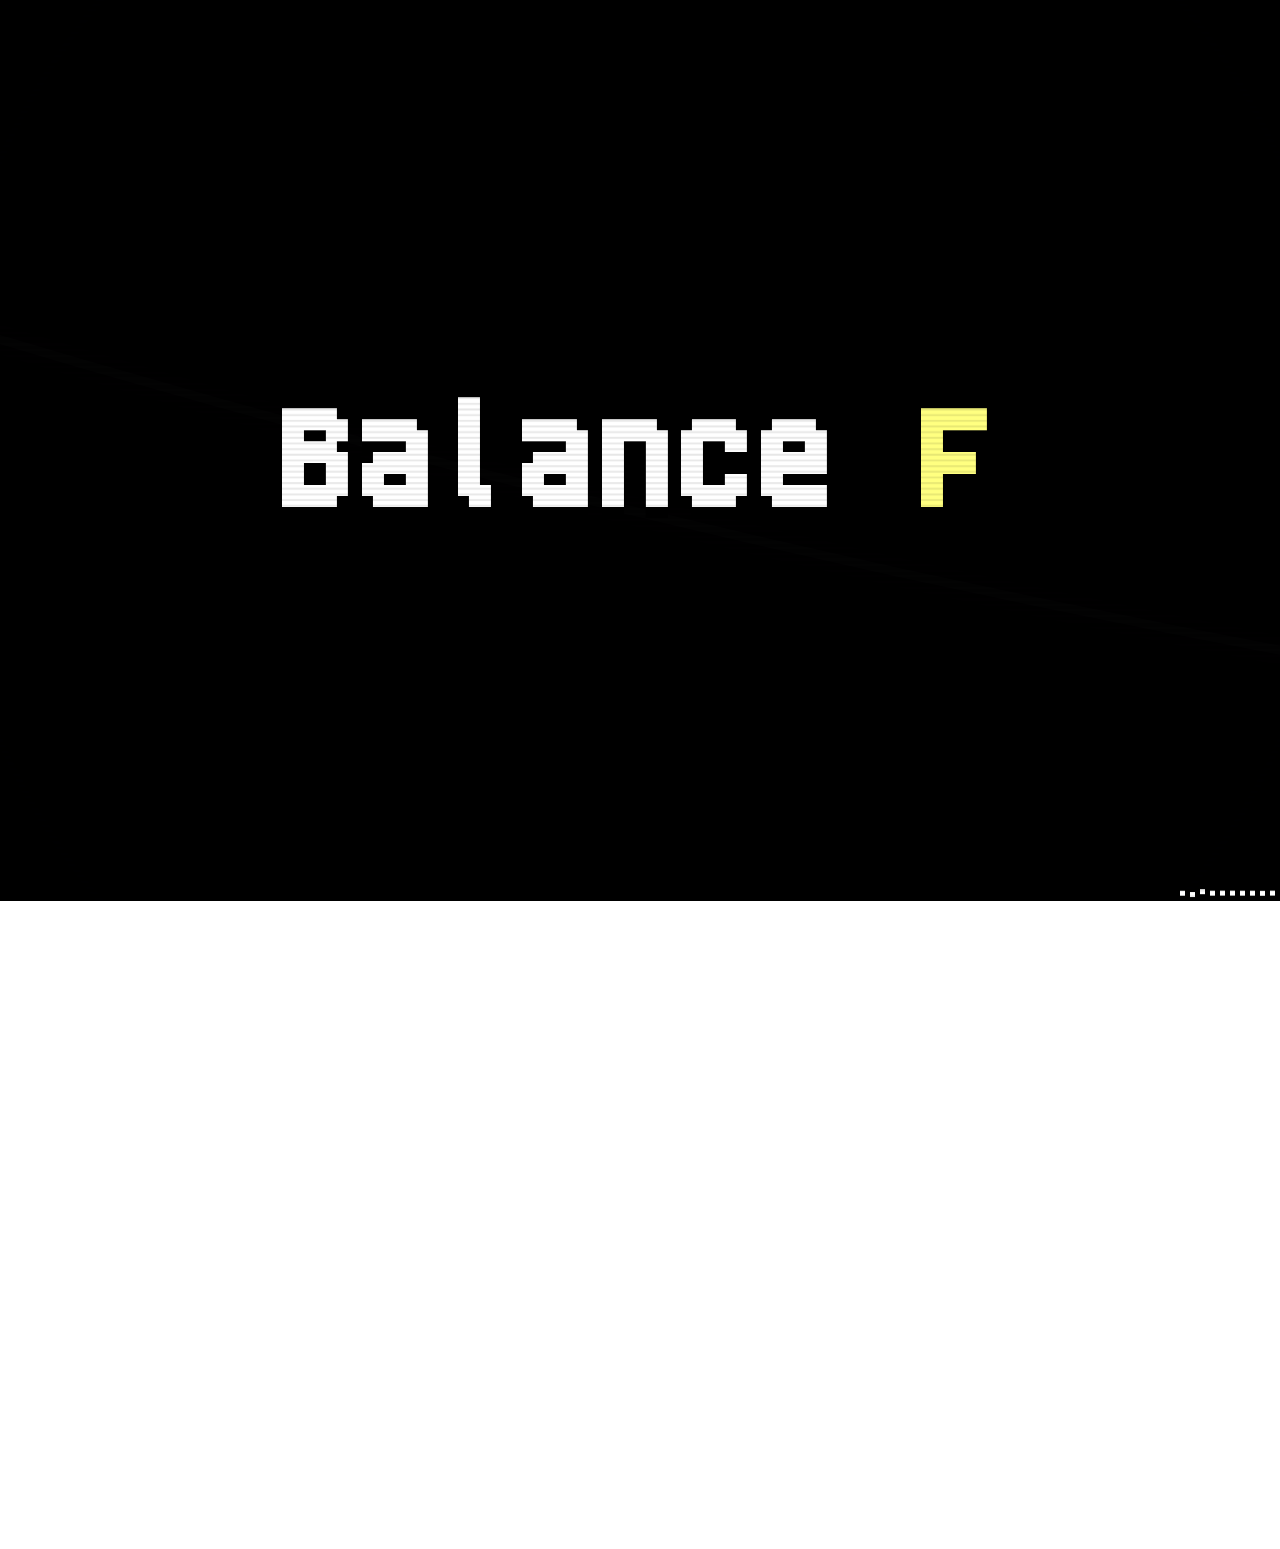
<file: index.html>
<!DOCTYPE html>
<html>
    <head>
        <meta charset = UTF-8>
        <meta name = viewport content = 'width=device-width,initial-scale=1,maximum-scale=1,user-scalable=no'>
        <meta name = description content = 'An online underwater puzzle game about restoring balance to the power grid and bringing your city back to life'>
        <meta name = author content = 'Joachim Ford'>

        <meta property = og:title content = 'Joachim Ford'>
        <meta property = og:description content = 'An online underwater puzzle game about restoring balance to the power grid and bringing your city back to life'>
        <meta property = og:image content = src/super.png>

        <link rel="icon" type="image/png" href="fav/favicon-96x96.png" sizes="96x96" />
        <link rel="icon" type="image/svg+xml" href="fav/favicon.svg" />
        <link rel="shortcut icon" href="fav/favicon.ico" />
        <link rel="apple-touch-icon" sizes="180x180" href="fav/apple-touch-icon.png" />
        <meta name="apple-mobile-web-app-title" content="Balance Fish" />
        <link rel="manifest" href="fav/site.webmanifest" />

        <title>Balance Fish</title>

        <link rel = stylesheet href = src/style.css>
    </head>
    <body>
        <canvas id = canvas></canvas>
        <canvas id = fx-canvas></canvas>

        <!-- Global functions -->
        <script src = src/audio.js></script>
        <script src = src/functions.js></script>

        <!-- Create the game -->
        <script src = src/map.js></script>
        <script src = src/game.js></script>
        <script src = src/hero.js></script>
        <script src = src/camera.js></script>

        <!-- Actors -->
        <script src = src/barrier.js></script>
        <script src = src/powers.js></script>
        <script src = src/cables.js></script>
        <script src = src/ugly-fish.js></script>
        <script src = src/shark.js></script>
        <script src = src/shrimp.js></script>
        <script src = src/resistor.js></script>
        <script src = src/giant-plug.js></script>

        <!-- Initialize the game -->
        <script src = src/init.js></script>
    </body>
</html>
</file>
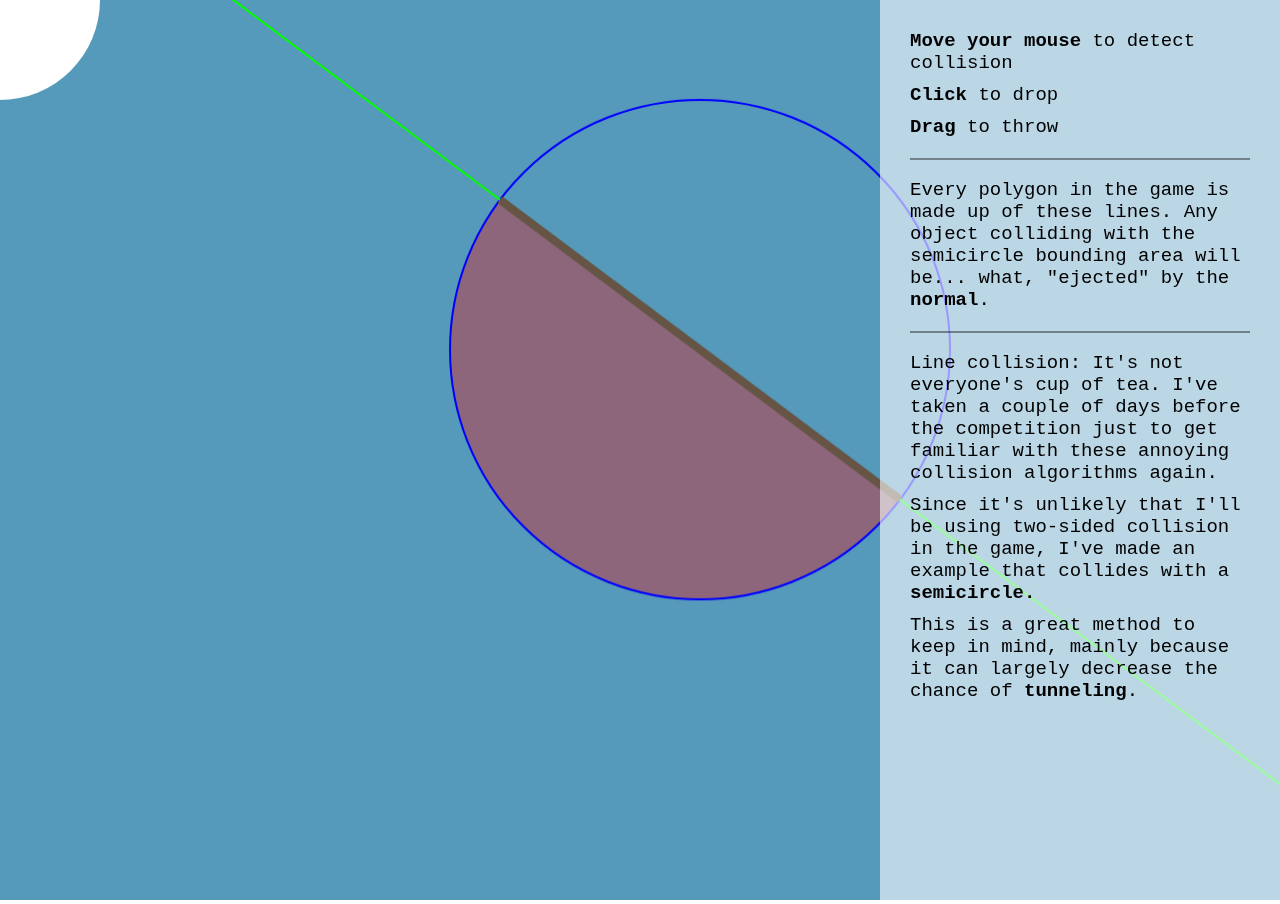
<file: devlog/1-line-collision.html>
<!DOCTYPE html>
<html>
    <head>
        <meta charset = UTF-8>
        <meta name = viewport content = 'width=device-width,initial-scale=1,maximum-scale=1,user-scalable=no'>
        <meta name = description content = DESCRIPTION>
        <meta name = author content = 'Joachim Ford'>

        <meta property = og:title content = 'Joachim Ford'>
        <meta property = og:description content = DESCRIPTION>
        <meta property = og:image content = IMAGE>

        <title>GameDev.js 2025</title>

        <style>
            html {
                height: 100%;
            }

            body {
                background: #fff;
                margin: 0;
                overflow: hidden;
                user-select: none;
                -webkit-touch-callout: none;
                -webkit-user-select: none;
                -moz-user-select: none;
                -ms-user-select: none;
                touch-action: none;
                position: relative;
                height: 100%;
            }

            canvas {
                width: 100%;
                height: 100%;
            }

            div {
                position: absolute;
                top: 0;
                right: 0;
                padding: 30px;
                background-color: #fff9;
                display: flex;
                flex-direction: column;
                gap: 10px;
                color: #000;
                max-width: 400px;
                height: 100%;
                overflow: scroll;
                font-size: 19px;
                font-family: monospace, sans-serif;
            }

            hr {
                width: 100%;
                border: 1px solid #0006;
            }

            * {box-sizing: border-box}
        </style>
    </head>
    <body>
        <canvas id = canvas></canvas>
        <div>
            <span><b>Move your mouse</b> to detect collision</span>
            <span><b>Click</b> to drop</span>
            <span><b>Drag</b> to throw</span>
            <hr>
            <span>
                Every polygon in the game is made up of these lines.
                Any object colliding with the semicircle bounding area will be...
                what, "ejected" by the <b>normal</b>.
            </span>
            <hr>
            <span>
                Line collision: It's not everyone's cup of tea. I've taken a
                couple of days before the competition just to get
                familiar with these annoying collision algorithms again.
            </span>
            <span>
                Since it's unlikely that I'll be using two-sided collision in the game,
                I've made an example that collides with a <b>semicircle.</b>
            </span>
            <span>
                This is a great method to keep in mind, mainly because it can largely
                decrease the chance of <b>tunneling</b>.
            </span>
        </div>

        <script>
            'use strict'
            const cvs = document.getElementById('canvas')
            const ctx = cvs.getContext('2d')

            let mouseClick = false
            let dt = 0
            let time = 0
            let b = {x: 0, y: 0, fall: false, vx: 0, vy: 0}
            let mouseX = 0
            let mouseY = 0


            // Unrelated controls
            let size = 0
            let mouseDown = false
            let mouseSpeed = {x: 0, y: 0}
            let carry = false
            const pos = []

            function mouseMove(e) {
                const old = {x: mouseX, y: mouseY}

                mouseX = e.clientX * devicePixelRatio
                mouseY = e.clientY * devicePixelRatio

                mouseSpeed = {x: mouseX - old.x, y: mouseY - old.y,}
            }

            function resize() {
                const SCALE = .1

                cvs.width = innerWidth * devicePixelRatio
                cvs.height = innerHeight * devicePixelRatio + 1
            }

            addEventListener('mousedown', () => {
                mouseSpeed = {x: 0, y: 0, speed: 0}
                mouseDown = true
            })
            addEventListener('mouseup', () => {
                mouseDown = false
                mouseClick = true
            })
            addEventListener('mousemove', e => mouseMove(e))
            addEventListener('resize', () => resize())
            resize()

            function pointIsInCircle(x, y, cx, cy, cr) {
                const dx = x - cx
                const dy = y - cy
                const d = Math.hypot(dx, dy)
                if (d < cr) return {dx, dy, d}
                return false
            }

            function update(oldPerf) {
                // Control time for devices with a high refresh rate
                dt = Math.min(1, (performance.now() - oldPerf) / 16)
                time += dt

                // Background
                ctx.fillStyle = '#59b'
                ctx.fillRect(0, 0, cvs.width, cvs.height)

                // -- UNRELATED --
                ctx.strokeStyle = '#bdf'
                for (let i = 0; i < pos.length; i ++) {
                    const now = pos[i]
                    const old = pos[Math.max(0, i - 1)]
                    const k = i/(pos.length)
                    ctx.lineWidth = Math.min(k * 20, 20)
                    ctx.beginPath()
                    ctx.moveTo(old.x, old.y)
                    ctx.lineTo(now.x, now.y)
                    ctx.stroke()
                }
                if (!carry) {
                    const AMT = Math.min(Math.ceil(Math.hypot(b.vx, b.vy) / 3), 10)
                    for (let i = 0; i < AMT; i ++) {
                        const k = i / AMT
                        pos.push({x: b.x - b.vx * k, y: b.y - b.vy * k})
                    }
                    if (pos.length > 100) pos.shift()
                }

                // VARS
                const RADIUS_MOUSE = 100
                const LINE_X_1 = 500
                const LINE_Y_1 = 200
                const LINE_X_2 = 900
                const LINE_Y_2 = 500

                // Get length of line
                const AB_X = LINE_X_2 - LINE_X_1
                const AB_Y = LINE_Y_2 - LINE_Y_1
                const length = Math.hypot(AB_X, AB_Y)

                const LINE_ANGLE = Math.atan2(AB_Y, AB_X)
                const LINE_POS_X = LINE_X_1 + AB_X / 2
                const LINE_POS_Y = LINE_Y_1 + AB_Y / 2

                const LINE_WIDTH = 8

                const isColliding = () => {
                    const X = b.x
                    const Y = b.y

                    // Create virtual circle collision boundary
                    const LINE_MOUSE_X = X - LINE_POS_X
                    const LINE_MOUSE_Y = Y - LINE_POS_Y
                    const LINE_MOUSE_DIS = Math.hypot(LINE_MOUSE_X, LINE_MOUSE_Y)

                    // Touching the circle
                    if (LINE_MOUSE_DIS < length / 2 + RADIUS_MOUSE) {

                        // Get distance from first point to origin
                        const AP_X = X - LINE_X_1
                        const AP_Y = Y - LINE_Y_1

                        // Find cross product to decide which side of the line we're on
                        const cross = ((AB_X * AP_Y) - (AB_Y * AP_X)) / length
                        const dot = ((AB_X * AP_X) + (AB_Y * AP_Y)) / Math.pow(length, 2)

                        // Find the directional line normal
                        const normX = AB_Y / length
                        const normY = -AB_X / length

                        // Calculate intersection
                        const d = cross + RADIUS_MOUSE
                        const dx = normX * d
                        const dy = normY * d

                        // If completely on right side of line or are bordering but in range
                        if (cross > 0 || (d > 0 && dot > 0 && dot < 1)) {
                            return {dx, dy, d}
                        }

                        // The circle is touching one of the line points
                        else {
                            const LINE_POINT_1 = pointIsInCircle(LINE_X_1, LINE_Y_1, X, Y, RADIUS_MOUSE)
                            const LINE_POINT_2 = pointIsInCircle(LINE_X_2, LINE_Y_2, X, Y, RADIUS_MOUSE)
                            const dic = point => {
                                if (!point.d) return {dx: 0, dy: 0, d: 0}

                                const edgeX = (point.dx / point.d) * RADIUS_MOUSE
                                const edgeY = (point.dy / point.d) * RADIUS_MOUSE

                                return {dx: point.dx-edgeX, dy: point.dy-edgeY, d: point.d - RADIUS_MOUSE}
                            }
                            if (LINE_POINT_1) return dic(LINE_POINT_1)
                            if (LINE_POINT_2) return dic(LINE_POINT_2)
                        }
                    }

                    return false
                }

                const touch = isColliding()

                if (mouseClick || (b.fall && (b.y > cvs.height + RADIUS_MOUSE || b.x < -RADIUS_MOUSE || b.x > cvs.width + RADIUS_MOUSE || b.y < -RADIUS_MOUSE))){
                    b.fall = !b.fall
                    if (!b.fall) {
                        size = 0
                        carry = true
                    }
                    else {
                        carry = false
                        b.vx = mouseSpeed.x
                        b.vy = mouseSpeed.y
                        pos.length = 0
                    }
                }
                if (b.fall) {
                    b.vx *= Math.pow(.99, dt)
                    b.vy *= Math.pow(.99, dt)

                    b.vy += .5 * dt
                    b.x += b.vx * dt
                    b.y += b.vy * dt

                    if (touch) {
                        b.x += touch.dx
                        b.y += touch.dy

                        const BOUNCE = 1

                        b.vx += touch.dx * BOUNCE
                        b.vy += touch.dy * BOUNCE
                    }
                }
                else {
                    b.x = mouseX
                    b.y = mouseY
                    b.vy = 0
                    b.vx = 0
                }

                size += .1 * dt
                size = Math.min(size, 1)

                ctx.beginPath()
                ctx.fillStyle = (mouseDown ? '#ffb' : touch ? '#0f0' : '#fff')
                ctx.arc(b.x, b.y, RADIUS_MOUSE * size, 0, Math.PI * 2)
                ctx.fill()

                ctx.beginPath()
                ctx.fillStyle = '#f005'
                ctx.arc(LINE_POS_X, LINE_POS_Y, length / 2, LINE_ANGLE, LINE_ANGLE + Math.PI)
                ctx.fill()

                ctx.beginPath()
                ctx.strokeStyle = '#00f'
                ctx.lineWidth = 2
                ctx.arc(LINE_POS_X, LINE_POS_Y, length / 2, 0, Math.PI * 2)
                ctx.stroke()

                ctx.beginPath()
                ctx.strokeStyle = '#0f0'
                ctx.lineWidth = 2
                ctx.moveTo(LINE_X_1 - AB_X, LINE_Y_1 - AB_Y)
                ctx.lineTo(LINE_X_2 + AB_X * 2, LINE_Y_2 + AB_Y * 2)
                ctx.stroke()

                ctx.beginPath()
                ctx.strokeStyle = '#654'
                ctx.lineWidth = LINE_WIDTH
                ctx.moveTo(LINE_X_1, LINE_Y_1)
                ctx.lineTo(LINE_X_2, LINE_Y_2)
                ctx.stroke()

                // Reset
                if (mouseClick) mouseClick = false
                const old = performance.now()
                requestAnimationFrame(() => update(old))
            }

            update(0)
        </script>
    </body>
</html>
</file>
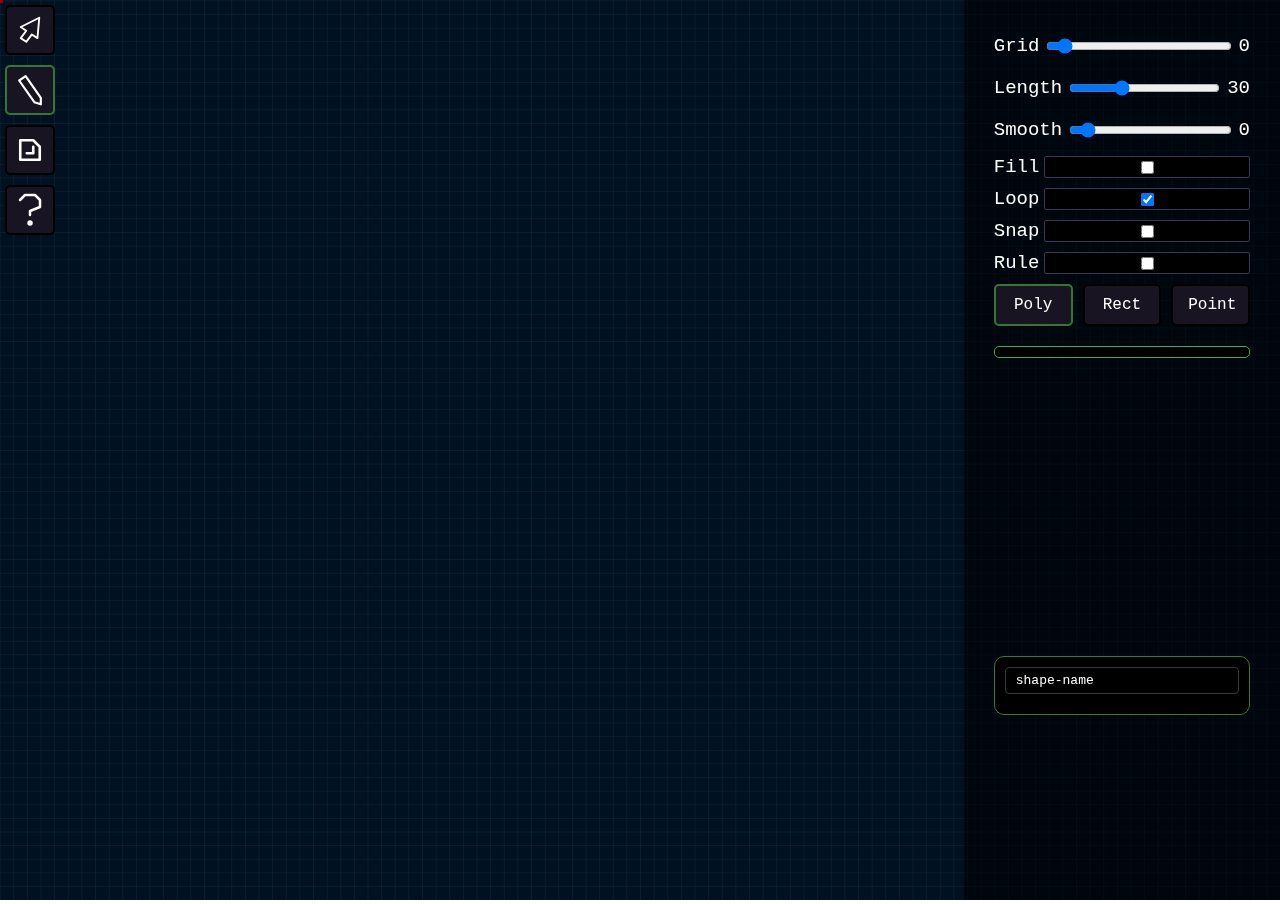
<file: devlog/2-level-creation.html>
<!DOCTYPE html>
<html>
    <head>
        <meta charset = UTF-8>
        <meta name = viewport content = 'width=device-width,initial-scale=1,maximum-scale=1,user-scalable=no'>
        <meta name = description content = DESCRIPTION>
        <meta name = author content = 'Joachim Ford'>

        <link rel="icon" type="image/png" href="fav/favicon-96x96.png" sizes="96x96" />
        <link rel="icon" type="image/svg+xml" href="fav/favicon.svg" />
        <link rel="shortcut icon" href="fav/favicon.ico" />
        <link rel="apple-touch-icon" sizes="180x180" href="fav/apple-touch-icon.png" />
        <meta name="apple-mobile-web-app-title" content="Level Editor" />
        <link rel="manifest" href="fav/site.webmanifest" />

        <meta property = og:title content = 'Joachim Ford'>
        <meta property = og:description content = DESCRIPTION>
        <meta property = og:image content = IMAGE>

        <title>Level Editor ~ Joachim Ford</title>

        <style>
            html {
                height: 100%;
            }

            body {
                background: #fff;
                margin: 0;
                overflow: hidden;
                user-select: none;
                -webkit-touch-callout: none;
                -webkit-user-select: none;
                -moz-user-select: none;
                -ms-user-select: none;
                touch-action: none;
                position: relative;
                height: 100%;
            }

            canvas {
                width: 100%;
                height: 100%;
            }

            #side-panel {
                position: absolute;
                top: 0;
                right: 0;
                padding: 30px;
                background-color: #0009;
                display: flex;
                flex-direction: column;
                gap: 10px;
                color: #fff;
                max-width: 450px;
                height: 100%;
                overflow: scroll;
                font-size: 19px;
                font-family: monospace, sans-serif;
                transition: .4s ease-in-out;
                pointer-events: all;
            }

            #side-panel.hidden {
                transform: translateX(100%);
                pointer-events: none;
            }

            #side-panel > span, .flex-x {
                width: 100%;
                display: flex;
                gap: 5px;
                align-items: center;
            }

            input {
                cursor: pointer;
                width: 100%;
            }

            button {
                width: 100%;
                border: 1px #1e2457 solid;
                background-color: #191421;
                border-radius: 5px;
                padding: 10px 15px;
                color: #fff;
                font-size: 16px;
                font-family: monospace, sans-serif;
                cursor: pointer;
                transition: .1s;
            }

            button:hover {
                background-color: #2c2d56;
                border: 1px #2e2f62 solid;
            }

            button:active {
                transform: scale(.95);
            }

            label {
                width: 100%;
                background-color: #000;
                border: 1px #373759 solid;
                border-radius: 2px;
                padding: 0;
                height: 100%;
                display: flex;
                align-items: center;
                justify-content: center;
            }

            label:hover {
                background-color: #27273f;
            }

            hr {
                width: 100%;
                border: 1px solid #0006;
            }

            #alert-window {
                pointer-events: none;
                opacity: 0;
                transition: .1s;
                position: fixed;
                top: 50%;
                left: 50%;
                width: 400px;
                max-height: 50%;
                overflow: scroll;
                transform: translate(-50%, -50%);
                background-color: #000b;
                display: flex;
                flex-direction: column;
                gap: 20px;
                padding: 30px;
                border: 1px #2b2b42 solid;
                border-radius: 10px;
                align-items: center;
                justify-content: center;
            }

            #alert-window.open {
                opacity: 1;
                pointer-events: all;
            }

            #alert-window span {
                width: fit-content;
                font-size: 20px;
                color: #fff;
                font-family: monospace, sans-serif;
            }

            #alert-window div {
                width: 100%;
                display: flex;
                gap: 15px
            }

            .tall {
                display: flex;
                flex-direction: column;
                border-radius: 5px;
                border: 1px rgb(78, 166, 65) solid;
                padding: 5px;
                gap: 5px;
                background-color: #000;
            }

            .all-shapes-hold {
                width: 100%;
                min-height: 300px;
                overflow: scroll;
            }

            span.small {
                font-size: 14px;
                color: #999;
                margin-right: 10px;
            }

            .shape {
                border-radius: 5px;
                cursor: pointer;
                padding: 4px 10px;
                background-color: #000;
                font-size: 15px;
            }

            .shape:hover {
                background-color: #2d2d3d;
            }

            .shape.select {
                background-color: #133;
            }

            .shape.select:hover {
                background-color: #244;
            }

            #shape-stats {
                background-color: #000;
                padding: 10px;
                border-radius: 10px;
                display: flex;
                flex-direction: column;
                gap: 10px;
                border: 1px rgb(62, 119, 51) solid;
            }

            #shape-stats #buttons {
                display: flex;
                flex-direction: column;
                gap: 10px
            }

            #shape-stats #buttons.hide {
                display: none
            }

            #shape-stats span {
                text-align: center;
            }

            textarea {
                background-color: #262535;
                border: 1px rgb(91, 152, 82) solid;
                border-radius: 5px;
                padding: 10px;
                resize: none;
                outline: 0px rgb(57, 119, 51) solid;
                transition: .1s;
                border: 3px transparent solid;
                color: #fff;
                font-family: monospace, sans-serif;
                font-size: 14px;
                min-height: 100px;
            }

            textarea:focus {
                outline: 1px rgb(73, 119, 51) solid;
                border: 3px rgb(80, 183, 69) solid;
            }

            path {
                stroke-linecap: round;
                stroke-linejoin: round;
            }

            #tool-panel {
                position: absolute;
                top: 5px;
                left: 5px;
                display: flex;
                flex-direction: column;
                gap: 10px;
            }

            #tool-panel button {
                width: 50px;
                height: 50px;
                padding: 10px;
                display: flex;
                align-items: center;
                justify-content: center;
                border: 2px #000 solid;
                transition: .2s;
            }

            #types button {
                flex: 1 1 30%;
                min-width: 0;
                border: 2px #000 solid;
                transition: .2s;
            }

            #tool-panel button.selected, #types button.selected, #presets-hold button.selected {
                border: 2px rgb(51, 119, 54) solid;
            }

            #types {
                display: flex;
                flex-wrap: wrap;
                gap: 10px;
            }

            button.hide {
                display: none;
            }

            input {
                background-color: #000;
                padding: 5px 10px;
                border: 1px #333b2e solid;
                border-radius: 4px;
                outline: none;
                font-family: monospace, sans-serif;
                font-size: 13px;
                color: #fff
            }

            .flex-x {
                font-size: 13px;
            }

            .dangerous {
                position: relative;
                height: 20px;
                display: flex;
                align-items: center;
                justify-content: center;
                background-color: transparent
            }

            .dangerous:hover {
                background-color: #0007;
            }

            .dangerous::before {
                content: '';
                position: absolute;
                top: 50%;
                left: 50%;
                width: calc(100% + 5px);
                height: calc(100% + 5px);
                border: 3px #000 solid;
                transform: translate(-50%, -50%);
                border-radius: 10px;
            }

            .option-hold {
                display: flex;
                gap: 10px
            }

            .delete {
                width: 50px;
                flex: 1 1 auto;
                background-color: #900;
            }

            .delete:hover {
                background-color: #500;
            }

            #presets-hold {
                display: flex;
                flex-direction: column;
                gap: 10px
            }

            #save-window, #help-window {
                position: fixed;
                top: 50%;
                left: 50%;
                width: 100%;
                height: 100%;
                background-color: rgba(0, 6, 85, 0.867);
                border-radius: 10px;
                border: 1px rgb(85, 92, 187) solid;
                transform: translate(-50%, -50%) scale(.9);
                color: #fff;
                padding: 40px;
                font-size: 20px;
                font-family: monospace, sans-serif;
                display: flex;
                flex-direction: column;
                gap: 10px;
                opacity: 0;
                pointer-events: none;
                transition: .2s;
                overflow: scroll;
            }

            #save-window.open, #help-window.open {
                opacity: 1;
                pointer-events: all;
                transform: translate(-50%, -50%) scale(1);
            }

            #code-replace-list {
                display: flex;
                flex-direction: column;
                gap: 10px
            }

            #code-replace-list div {
                display: flex;
                gap: 5px
            }

            #code-replace-list .in-danger input {
                background-color: #400;
            }

            #close-save-window, #close-help-window {
                position: fixed;
                top: 20px;
                right: 20px;
                width: 50px;
                height: 50px;
                background-color: #000;
                border-radius: 10px;
                cursor: pointer;
                border: 1px rgb(85, 96, 153) solid;
                padding: 13px;
            }

            #close-save-window:hover, #close-help-window:hover {
                background-color: #191421;
            }

            .check-hold {
                width: 100%;
                display: flex;
                gap: 10px;
                padding: 5px 0;
            }

            .check-hold input {
                width: fit-content;
            }

            * {box-sizing: border-box}
        </style>
    </head>
    <body>
        <canvas id = canvas></canvas>
        <div id = tool-panel>
            <button id = arrow-selector>
                <svg xmlns="http://www.w3.org/2000/svg" viewBox="-2 -7 14 17">
                    <path d="M 0 0 L 3 2 L 0 6 L 3 8 L 6 4 L 9 6 L 10 -5 Z" stroke="#fff" stroke-width="1" fill="none"/>
                </svg>
            </button>
            <button id = pen-selector class = selected>
                <svg xmlns="http://www.w3.org/2000/svg" viewBox="-2 -2 12 15">
                    <path d="M 2 -1 L -1 1 L 6 11 L 9 12 L 9 9 Z" stroke="#fff" stroke-width="1" fill="none"/>
                </svg>
            </button>
            <button id = save-changes>
                <svg xmlns="http://www.w3.org/2000/svg" viewBox="-0.5 -3.5 4 4">
                    <path d="M 0 0 L 0 -3 L 2 -3 L 3 -2 L 3 0 Z M 1 -1 L 2 -1 L 2 -2" stroke="#fff" stroke-width=".4" fill="none"/>
                </svg>
            </button>
            <button id = help>
                <svg xmlns="http://www.w3.org/2000/svg" viewBox="-3 -6 26 35.5">
                    <path d="M 0 2 L 5 -3 L 15 -3 L 20 2 L 20 9 L 10 13 L 10 17 M 8.5 25 A 1 1 0 0 0 11.5 25 A 1 1 0 0 0 8.5 25" stroke="#fff" stroke-width="2.5" fill="none"/>
                </svg>
            </button>
        </div>
        <div id = side-panel>
            <span>
                Grid<input id = grid type = range min = 0 max = 99 step = 1><div id=grid-val></div>
            </span>
            <span>
                Length<input id = length type = range min = 0 max = 99 step = 1><div id=length-val></div>
            </span>
            <span>
                Smooth<input id = smooth type = range min = 0 max = 99 step = 1><div id=smooth-val></div>
            </span>
            <span>
                Fill<label for = fill><input type = checkbox id = fill></label>
            </span>
            <span>
                Loop<label for = loop><input type = checkbox id = loop></label>
            </span>
            <span>
                Snap<label for = snap-to-grid><input type = checkbox id = snap-to-grid></label>
            </span>
            <span>
                Rule<label for = direction><input type = checkbox id = direction></label>
            </span>
            <div id = types>
                <button class = 'option selected' id = poly-mode>Poly</button>
                <button class = option id = rect-mode>Rect</button>
                <button class = option id = point-mode>Point</button>
            </div>
            <div id = presets-hold>

            </div>
            <div class = all-shapes-hold>
                <div class = tall id = all-shapes>
                </div>
            </div>
            <div id = shape-stats>
                <input value = shape-name id = shape-name>
                <span id = next></span>
                <div id = buttons class = hide>
                    <button id = move-up class = dangerous>Move Up</button>
                    <button id = delete-path>Delete</button>
                    <button id = delete-segment>Delete Segment</button>
                    <button id = continue-from-here>Continue</button>
                    <button id = edit-shape>Edit</button>
                    <button id = reverse-shape>Reverse</button>
                    <input id = shape-w placeholder = w>
                    <input id = shape-h placeholder = h>
                    <textarea id = edit-data placeholder = "{&#10;  type: 'solid',&#10;  color: 'green'&#10;}"></textarea>
                    <span class = flex-x>
                        Hue <input id = hue placeholder = 'Enter value here' type = range min = 0 max = 360>
                    </span>

                    <input id = preset-name placeholder = 'preset name'>
                    <button id = add-preset>Add Preset</button>
                </div>
            </div>
        </div>

        <div id = save-window>
            <div id = close-save-window>
                <svg xmlns="http://www.w3.org/2000/svg" viewBox="-0.5 -3.5 4 4">
                    <path d="M 0 0 L 3 -3 M 0 -3 L 3 0" stroke="#fff" stroke-width=".5" fill="none"/>
                </svg>
            </div>
            <h2>Load</h2>
            <input type = file id = import-file>
            <h2>Save</h2>
            <span class = check-hold>File Name: <input id = file-name placeholder = filename>.json</span>
            <button id = export-for-later>Save changes for later</button>

            <h3>Export as Code - Data Queries</h3>
            <div id = code-replace-list>
            </div>
            <button id = new-query>new query +</button>
            <label class = check-hold><input id = include-hue class = check type = checkbox>Include hue</label>
            <label class = check-hold><input id = enquote class = check type = checkbox>Enquote when not queried</label>
            <label class = check-hold><input id = include-names class = check type = checkbox>Include names</label>
            <label class = check-hold><input id = poly-include-dimensions class = check type = checkbox>Poly: include dimensions</label>
            <label class = check-hold><input id = point-include-dimensions class = check type = checkbox>Point: include dimensions</label>
            <label class = check-hold><input id = top-left-zero-zero class = check type = checkbox>Top Left: Zero Zero</label>
            <textarea id = code-output></textarea>
        </div>

        <div id = help-window>
            <div id = close-help-window>
                <svg xmlns="http://www.w3.org/2000/svg" viewBox="-0.5 -3.5 4 4">
                    <path d="M 0 0 L 3 -3 M 0 -3 L 3 0" stroke="#fff" stroke-width=".5" fill="none"/>
                </svg>
            </div>
            <h1>Help</h1>
            <p>
                Click on the screen and drag to create a polygon.
            </p>
            <p>
                Select shape types on the left of the screen. You can choose between
                Poly, Rect, and Point.
            </p>
            <p>
                Add data to a specific shape in the data box when you select it.
                If you'd like multiple shapes to keep the same data and hue, create
                a new preset and then select it. You shall find created presets
                underneath the overall shape options.
            </p>
            <p>
                Right click on a select box to duplicate the selection.
            </p>
            <p>
                Press the [del] key in edit mode to delete a series of points.
                This is also a way to reduce the poly count.
                Press [del] when multiple shapes are selected to delete shapes in
                batches.
            </p>
            <p>
                The "rule" checkbox lets you see what direction the selected polygon
                is facing. This is important when using the tool to make levels that
                require directional collision response.
            </p>
        </div>

        <div id = alert-window>
            <span id = alert-message></span>
            <div>
                <button id = ok>Okay!</button>
                <button id = no>Cancel</button>
            </div>
        </div>

        <script>
            'use strict'
            const toolPanel = document.getElementById('tool-panel')
            const pen = document.getElementById('pen-selector')
            const arrow = document.getElementById('arrow-selector')
            const save = document.getElementById('save-changes')

            const panelButtons = toolPanel.getElementsByTagName('button')
            for (let i = 0; i < panelButtons.length; i ++) {
                const item = panelButtons[i]
                item.selectMe = () => {
                    if (item.id == 'save-changes' || item.id == 'help') return
                    for (let i = 0; i < panelButtons.length; i ++) {
                        panelButtons[i].classList.remove('selected')
                        deselect()
                    }
                    item.classList.add('selected')
                }
                item.addEventListener('click', () => item.selectMe())
            }

            const cvs = document.getElementById('canvas')
            const ctx = cvs.getContext('2d')
            const grid = document.getElementById('grid')
            const snapToGrid = document.getElementById('snap-to-grid')
            const direction = document.getElementById('direction')
            const length = document.getElementById('length')
            const smooth = document.getElementById('smooth')
            const fill = document.getElementById('fill')
            const panel = document.getElementById('side-panel')
            const moveUp = document.getElementById('move-up')
            const deletePath = document.getElementById('delete-path')
            const deleteSeg = document.getElementById('delete-segment')
            const continueFromHere = document.getElementById('continue-from-here')
            const editShape = document.getElementById('edit-shape')
            const reverseShape = document.getElementById('reverse-shape')
            const editData = document.getElementById('edit-data')
            const shapeName = document.getElementById('shape-name')
            const shapeButtons = document.getElementById('buttons')
            const loop = document.getElementById('loop')
            const stats = document.getElementById('shape-stats')
            const shapeW = document.getElementById('shape-w')
            const shapeH = document.getElementById('shape-h')
            const presetName = document.getElementById('preset-name')
            const addPreset = document.getElementById('add-preset')

            const saveWindow = document.getElementById('save-window')
            const closeSave = document.getElementById('close-save-window')
            closeSave.onmousedown = () => saveWindow.classList.remove('open')
            save.onclick = () => {
                saveWindow.classList.add('open')
                generateCode()
            }

            const helpWindow = document.getElementById('help-window')
            const closeHelp = document.getElementById('close-help-window')
            closeHelp.onmousedown = () => helpWindow.classList.remove('open')
            help.onclick = () => helpWindow.classList.add('open')

            const KEY = 'level-editor-data'

            // The gray thingy that tells you the index of the shape
            const next = document.getElementById('next')
            next.className = 'small'

            const allShapes = document.getElementById('all-shapes')

            const gridVal = document.getElementById('grid-val')
            const lengthVal = document.getElementById('length-val')
            const smoothVal = document.getElementById('smooth-val')

            const alertWindow = document.getElementById('alert-window')
            const alertMessage = document.getElementById('alert-message')
            const ok = document.getElementById('ok')
            const no = document.getElementById('no')

            const polyMode = document.getElementById('poly-mode')
            const rectMode = document.getElementById('rect-mode')
            const pointMode = document.getElementById('point-mode')

            function uploadFile(result, openPage = false) {
                try {
                    const jsonData = JSON.parse(result)
                    arr = []
                    presets = []
                    for (let i = 0; i < jsonData.length; i ++) {
                        const shape = jsonData[i]
                        arr.push(shape)
                    }
                    updateShapeList()
                    updatePresetList()
                    generateCode()
                }
                catch (error) {
                    newAlert((openPage ? 'Unable to load changes: ' : 'Invalid JSON: ') + error, () => {}, () => {})
                }
            }

            const importFile = document.getElementById('import-file')
            importFile.addEventListener('change', evt => {
                const file = evt.target.files[0]
                if (file) {
                    const reader = new FileReader()

                    reader.onload = e => {
                        uploadFile(e.target.result)
                    }

                    reader.readAsText(file)
                }
            })

            function generateFile() {
                // GENERATE TEXT
                let str = '['
                for (let i = 0; i < arr.length; i ++) {
                    const item = arr[i]
                    str += '{"type":"'+item.type + '","hue":'+item.hue+',"name":"'+(item.name||item.nameElement.textContent)+'",'
                    if (item.data) str += '"data":"'+item.data+'",'

                    if (item.type == 'poly') {
                        str += '"content":['
                        for (let j = 0; j < item.content.length; j ++) {
                            const unit = item.content[j]
                            str += '{"x":'+unit.x+',"y":'+unit.y+'}'+(j<item.content.length-1?',':'')
                        }
                        str += ']'
                    }
                    else if (item.type == 'rect') {
                        str += '"x":'+item.x+',"y":'+item.y+',"w":'+item.w+',"h":'+item.h
                    }
                    else if (item.type == 'point') {
                        str += '"x":'+item.x+',"y":'+item.y
                    }
                    str += '}'+(i<arr.length-1?',':'')
                }
                str += ']'
                return str
            }

            const exportForLater = document.getElementById('export-for-later')
            const fileName = document.getElementById('file-name')

            const date = new Date()
            fileName.value = 'level-editor-'+date.getTime()

            fileName.onfocus = () => fileName.select()

            exportForLater.onclick = () => {
                const link = document.createElement('a')
                const str = generateFile()

                // DOWNLOAD FILE
                link.setAttribute('href', 'data:application/json;charset=utf-8,' + encodeURIComponent(str))
                link.setAttribute('download', fileName.value + '.json')

                link.style.display = 'none'
                document.body.appendChild(link)
                link.click()
                document.body.removeChild(link)
            }

            const codeReplace = document.getElementById('code-replace-list')
            const newQuery = document.getElementById('new-query')
            const includeHue = document.getElementById('include-hue')
            const enquote = document.getElementById('enquote')
            const output = document.getElementById('code-output')
            const includeNames = document.getElementById('include-names')
            const polyIncludeDimensions = document.getElementById('poly-include-dimensions')
            const pointIncludeDimensions = document.getElementById('point-include-dimensions')
            const topLeftAtZeroZero = document.getElementById('top-left-zero-zero')
            let queries = []

            // Generate code
            function generateCode() {
                let str = '['
                const hue = includeHue.checked
                const quote = enquote.checked
                const names = includeNames.checked

                let oftX = 'none'
                let oftY = 'none'

                if (topLeftAtZeroZero.checked) {
                    for (let i = 0; i < arr.length; i ++) {
                        const item = arr[i]

                        if (item.type == 'poly') {
                            let minX = 'none'
                            let minY = 'none'

                            for (let j = 0; j < item.content.length; j ++) {
                                const unit = item.content[j]
                                if (minX == 'none' || unit.x < minX) minX = unit.x
                                if (minY == 'none' || unit.y < minY) minY = unit.y
                            }

                            if (minX != 'none' && minX < 0 && (oftX == 'none' || minX < oftX)) oftX = minX
                            if (minY != 'none' && minY < 0 && (oftY == 'none' || minY < oftY)) oftY = minY
                        }

                        else {
                            if (oftX != 'none' && item.x < 0 && (oftX == 'none' || item.x < oftX)) oftX = item.x
                            if (oftY != 'none' && item.y < 0 && (oftY == 'none' || item.y < oftY)) oftY = item.y
                        }
                    }
                }

                if (oftX == 'none') oftX = 0
                if (oftY == 'none') oftY = 0
                console.log(oftX)
                oftX *= -1
                oftY *= -1

                for (let i = 0; i < arr.length; i ++) {
                    const item = arr[i]
                    str += '{type:\''+item.type+'\','
                    if (names) str += 'name:\''+(item.name||item.nameElement.textContent)+'\','
                    if (hue) str += 'hue:'+item.hue+','
                    if (item.data) {
                        let replacedData = 0
                        for (let j = 0; j < queries.length; j ++) {
                            const query = queries[j]
                            if (query._find.value.trim() == item.data.trim()) {
                                replacedData = query._replace.value
                                break
                            }
                        }
                        const val = (replacedData ? replacedData : quote ? '\''+item.data+'\'':item.data)
                        str += 'data:'+val+','
                    }

                    if (item.type == 'poly') {
                        let minX = 'none'
                        let minY = 'none'
                        let maxX = 'none'
                        let maxY = 'none'

                        str += 'content:['
                        for (let j = 0; j < item.content.length; j ++) {
                            const unit = item.content[j]
                            str += (unit.x+oftX)+','+(unit.y+oftY)+(j<item.content.length-1?',':'')

                            if (minX == 'none' || unit.x < minX) minX = unit.x
                            if (minY == 'none' || unit.y < minY) minY = unit.y
                            if (maxX == 'none' || unit.x > maxX) maxX = unit.x
                            if (maxY == 'none' || unit.y > maxY) maxY = unit.y
                        }
                        str += ']'

                        if (polyIncludeDimensions.checked && minX != 'none' && minY != 'none' && maxX != 'none' && maxY != 'none')
                            str += ',x:'+(minX+oftX)+',y:'+(minY+oftY)+',w:'+(maxX-minX)+',h:'+(maxY-minY)
                    }
                    else if (item.type == 'rect') {
                        str += 'x:'+(item.x+oftX)+',y:'+(item.y+oftY)+',w:'+item.w+',h:'+item.h
                    }
                    else if (item.type == 'point') {
                        str += 'x:'+(item.x+oftX)+',y:'+(item.y+oftY)+(pointIncludeDimensions.checked?',w:0,h:0':'')
                    }

                    str += '}'+(i<arr.length-1?',':'')
                }
                str += ']'

                output.value = str
            }

            output.ondblclick = () => output.select()
            includeHue.onchange = () => generateCode()
            includeNames.onchange = () => generateCode()
            polyIncludeDimensions.onchange = () => generateCode()
            pointIncludeDimensions.onchange = () => generateCode()
            topLeftAtZeroZero.onchange = () => generateCode()
            enquote.onchange = () => generateCode()

            newQuery.onclick = () => {
                const hold = document.createElement('div')
                const find = document.createElement('input')
                const replace = document.createElement('input')
                const del = document.createElement('button')
                const instances = document.createElement('div')

                find.placeholder = 'Find'
                find.oninput = () => {
                    const val = find.value.trim()
                    let count = 0
                    for (let i = 0; i < arr.length; i ++) {
                        const item = arr[i]
                        if (!item.data) continue
                        if (val == item.data.trim())
                            count ++
                    }
                    instances.textContent = count + ' result' + (count == 1 ? '' : 's')
                    generateCode()
                }

                replace.placeholder = 'Replace'
                replace.oninput = () => generateCode()

                del.className = 'delete'
                del.textContent = 'X'
                del.onclick = () => {
                    hold.classList.add('in-danger')
                    newAlert('Really delete query?', () => {
                        codeReplace.removeChild(hold)
                        const idx = queries.indexOf(hold)
                        if (idx < 0) return
                        queries.splice(idx, 1)
                        generateCode()
                    }, () => hold.classList.remove('in-danger'))
                }

                hold._find = find
                hold._replace = replace

                hold.append(find, replace, del, instances)
                codeReplace.appendChild(hold)
                queries.push(hold)

                generateCode()
            }

            const options = document.getElementsByClassName('option')
            let usingPreset = 0
            function makeOption(item) {
                item.selectMe = () => {
                    for (let i = 0; i < options.length; i ++)
                        options[i].classList.remove('selected')

                    if (item.classList.contains('preset')) {
                        const type = item.link.type
                        if (type == 'poly') polyMode.classList.add('selected')
                        else if (type == 'rect') rectMode.classList.add('selected')
                        else if (type == 'point') pointMode.classList.add('selected')

                        usingPreset = item
                    }

                    else usingPreset = 0

                    item.classList.add('selected')
                    hue.oninput()
                }
                item.addEventListener('click', () => item.selectMe())
            }

            for (let i = 0; i < options.length; i ++) {
                const item = options[i]
                makeOption(item)
            }

            function hslToHex(h, s, l) {
                l /= 100
                const a = s * Math.min(l, 1 - l) / 100
                const f = n => {
                    const k = (n + h / 30) % 12
                    const color = l - a * Math.max(Math.min(k - 3, 9 - k, 1), -1)
                    return Math.round(255 * color).toString(16).padStart(2, '0')
                }
                return `#${f(0)}${f(8)}${f(4)}`
            }

            grid.value = 0
            length.value = 30
            smooth.value = 0
            fill.checked = false
            loop.checked = true
            snapToGrid.checked = false
            direction.checked = false
            editData.value = ''

            grid.oninput = () => gridVal.textContent = Number(grid.value)
            length.oninput = () => lengthVal.textContent = Number(length.value)
            smooth.oninput = () => smoothVal.textContent = Number(smooth.value)
            grid.oninput()
            length.oninput()
            smooth.oninput()

            shapeW.oninput = () => {
                if (!selectedShape || selectedShape.type != 'rect') return
                selectedShape.w = shapeW.value
            }

            shapeH.oninput = () => {
                if (!selectedShape || selectedShape.type != 'rect') return
                selectedShape.h = shapeH.value
            }

            let dt = 0
            let time = 0

            let box = 0

            let mouseDown = false
            let mouseClick = false
            let mouseUp = false
            let mouseRelease = false
            let mouseRightClick = false

            let mouseX = 0
            let mouseY = 0
            let mouseVelX = 0
            let mouseVelY = 0

            let camX = 0
            let camY = 0
            let camVelX = 0
            let camVelY = 0

            let scaleVel = 0
            let scale = 1

            let tailX = 0
            let tailY = 0

            let selectBoxItems = []
            let selectBoxDrag = false
            let selectBoxDisplay = false
            let selectBoxCreation = false
            let selectBoxX = 0
            let selectBoxY = 0
            let selectBoxW = 0
            let selectBoxH = 0
            let selectBoxOriginX = 0
            let selectBoxOriginY = 0
            let selectBoxOftX = 0
            let selectBoxOftY = 0

            let makingRect = false

            const gridMinSize = 10

            let editMode = false
            let movingPoint = false
            function toggleEdit(mode) {
                if (!mode) {
                    editMode = false
                    return
                }

                editMode = true

                if (arrow.classList.contains('selected'))
                    deselectAllPoints()
            }
            editShape.onmousedown = () => toggleEdit(!editMode)

            /*
            arr = [
                object {type, x, y, w: undefined, h: undefined, content: [
                    {x: Number, y: Number}
                    ...
                ]}
            ]
            */

            let arr = []
            let presets = []

            let selectedShape = 0
            let selectedPoint = 0

            const hue = document.getElementById('hue')
            hue.oninput = () => {
                if (!selectedShape) return
                const color = hslToHex(Number(hue.value), 50, 30)
                stats.style.background = color
                selectedShape.hue = Number(hue.value)
            }
            hue.oninput()

            const changeShapeName = value => {
                selectedShape.name = value
                if (selectedShape.nameElement)
                    selectedShape.nameElement.textContent = value
            }
            shapeName.oninput = () => {
                changeShapeName(shapeName.value)
            }

            const presetHold = document.getElementById('presets-hold')

            function updatePresetList() {
                presetHold.innerHTML = ''
                for (let i = 0; i < presets.length; i ++) {
                    const item = presets[i]
                    const hold = document.createElement('div')
                    const button = document.createElement('button')
                    const del = document.createElement('button')

                    hold.className = 'option-hold'

                    button.className = 'option preset'
                    button.title = '('+selectedShape.type+')'
                    button.textContent = item.name
                    button.link = item
                    makeOption(button)

                    if (usingPreset && usingPreset.link.name == button.textContent)
                        button.selectMe()

                    del.className = 'delete'
                    del.textContent = 'X'
                    del.link = item
                    del.onclick = () => {
                        newAlert('Really delete this preset?', () => {
                            const idx = presets.indexOf(del.link)
                            if (idx < 0) return
                            presets.splice(idx, 1)
                            updatePresetList()
                        }, () => {})
                    }

                    button.ondblclick = () => {
                        const go = prompt('Rename Preset', button.textContent)
                        if (!go) return
                        const val = go.trim().toLowerCase()
                        if (!val) return
                        item.name = val
                        button.textContent = val
                    }

                    item.link = button
                    hold.append(button, del)
                    presetHold.appendChild(hold)
                }
            }

            addPreset.onclick = () => {
                if (!selectedShape) return

                const val = presetName.value.trim().toLowerCase()
                if (!val) {
                    newAlert('Please set a preset name!', () => {}, () => {})
                    return
                }

                for (let i = 0; i < presets.length; i ++) {
                    if (presets[i].name == val) {
                        newAlert('This preset name already exists!', () => {}, () => {})
                        return
                    }
                }

                presetName.value = val

                presets.push({
                    name: val,
                    hue: selectedShape.hue,
                    data: selectedShape.data,
                    type: selectedShape.type
                })

                updatePresetList()
            }

            function selectShape(item, i, e, justUpdatingTheSameShape = false) {
                if (!justUpdatingTheSameShape) {
                    toggleEdit(false)
                    selectedPoint = 0
                }
                reverseShape.textContent = 'Reverse'
                presetName.value = ''

                const last = document.getElementsByClassName('select')
                for (let i = 0; i < last.length; i ++) last[i].classList.remove('select')
                selectedShape = item
                e.classList.add('select')
                shapeName.value = (item.name || item.type)
                shapeButtons.classList.remove('hide')
                editData.value = (item.data || '')

                if (selectedShape.hue != undefined)
                    hue.value = selectedShape.hue
                else hue.value = 130
                hue.oninput()

                next.textContent = item.type + ' (' + i + ')'

                if (item.type == 'poly') {
                    deleteSeg.classList.remove('hide')
                    continueFromHere.classList.remove('hide')
                    editShape.classList.remove('hide')
                    reverseShape.classList.remove('hide')
                }
                else if (item.type == 'rect') {
                    deleteSeg.classList.add('hide')
                    continueFromHere.classList.add('hide')
                    editShape.classList.add('hide')
                    reverseShape.classList.add('hide')

                    setDimensions()
                }
                else if (item.type == 'point') {
                    deleteSeg.classList.add('hide')
                    continueFromHere.classList.add('hide')
                    editShape.classList.add('hide')
                    reverseShape.classList.add('hide')
                }
            }

            function deselect() {
                const last = document.getElementsByClassName('select')
                for (let i = 0; i < last.length; i ++) last[i].classList.remove('select')
                for (let i = 0; i < arr.length; i ++) arr[i].isSelected = false
                selectBoxW = 0
                selectBoxH = 0
                shapeName.value = 'No shape selected'
                shapeButtons.classList.add('hide')
                editMode = false
            }

            function deselectAllPoints() {
                for (let i = 0; i < arr.length; i ++) {
                    const shape = arr[i]
                    shape.isSelected = false
                    if (shape.type != 'poly') continue
                    for (let j = 0; j < shape.content.length; j ++) {
                        const item = shape.content[j]
                        item.isSelected = false
                    }
                }
                selectBoxW = 0
                selectBoxH = 0
            }

            function updateShapeList(select = true) {
                allShapes.innerHTML = ''
                shapeButtons.classList.remove('hide')

                for (let i = 0; i < arr.length; i ++) {
                    const item = arr[i]
                    const hold = document.createElement('span')
                    hold.classList.add('shape')

                    const small = document.createElement('span')
                    small.className = 'small'
                    small.textContent = i
                    hold.appendChild(small)

                    const text = document.createElement('span')
                    text.textContent = (item.name||item.type)
                    hold.appendChild(text)

                    item.nameElement = text

                    hold.onmouseover = () => item.hover = true
                    hold.onmouseleave = () => item.hover = false
                    hold.onmousedown = (sameShape = false) => selectShape(item, i, hold, sameShape)
                    item.selectMe = (sameShape = false) => hold.onmousedown(sameShape)
                    allShapes.appendChild(hold)
                    if (select) selectShape(item, i, hold)
                }
            }

            let deleteLastPath = false
            function deleteLastPathFunc(alertMe = true) {
                toggleEdit(false)
                deleteLastPath = true

                const calc = () => {
                    if (!selectedShape) return
                    // Remove, but make sure there's always something in the array (Removed)
                    arr.splice(arr.indexOf(selectedShape), 1)
                    updateShapeList()
                    deselect()
                }

                if (!alertMe) {
                    calc()
                    deleteLastPath = false
                    return
                }

                newAlert('Really delete?', () => calc(), () => deleteLastPath = false)
            }

            editData.oninput = () => {
                const val = editData.value
                editData.value = val
                selectedShape.data = val.trim()
            }

            deletePath.onclick = () => deleteLastPathFunc()

            moveUp.onclick = () => {
                if (!selectedShape) return
                const idx = arr.indexOf(selectedShape)
                if (idx > 0) {
                    arr.splice(idx, 1)
                    arr.splice(idx - 1, 0, selectedShape)
                }

                updateShapeList(false)
                selectedShape.selectMe()
            }

            onkeydown = e => {
                if (e.key == 'Delete') {
                    if (editMode) {
                        if (!selectBoxDisplay)
                            deleteSeg.onmousedown()
                        else if (selectedShape) {
                            const idx = arr.indexOf(selectedShape)
                            if (idx > -1) {
                                const item = arr[idx].content

                                for (let j = 0; j < selectBoxItems.length; j ++) {
                                    const shape = selectBoxItems[j]
                                    if (shape.type != 'poly') continue

                                    for (let i = 0; i < shape.content.length; i ++) {
                                        const item = shape.content[i]

                                        // Just move individual points if in edit mode
                                        if (editMode && !item.isSelected) continue

                                        shape.content.splice(i, 1)
                                    }
                                }

                                // Remove path if empty
                                if (arr[idx].content.length <= 1) {
                                    arr.splice(idx, 1)
                                    updateShapeList()
                                    deselect()
                                }
                            }
                        }
                    }
                    else if (selectBoxDisplay) {
                        newAlert('Really delete these ' + selectBoxItems.length + ' shapes?',
                            () => {
                                for (let j = 0; j < selectBoxItems.length; j ++) {
                                    const shape = selectBoxItems[j]
                                    const idx = arr.indexOf(shape)
                                    if (idx < 0) continue
                                    arr.splice(idx, 1)
                                }
                                updateShapeList()
                                deselect()
                            }, () => {})
                    }
                }
            }

            deleteSeg.onmousedown = () => {
                if (!selectedShape) return
                const idx = arr.indexOf(selectedShape)
                if (idx < 0) return

                const item = arr[idx].content
                const point = item.indexOf(selectedPoint)
                if (selectedPoint && point > -1) {
                    item.splice(point, 1)
                    selectedPoint = item[point - 1]
                }
                else item.pop()

                // Remove path if empty
                if (arr[idx].content.length <= 1) {
                    arr.splice(idx, 1)
                    updateShapeList()
                    deselect()
                }
            }

            let continuingFromHere = false
            continueFromHere.onclick = () => {
                toggleEdit(false)
                pen.selectMe()
                selectedShape.selectMe(true)
                continuingFromHere = true
            }

            reverseShape.onclick = () => {
                if (!selectedShape) return
                if (reverseShape.textContent == 'Reverse')
                    reverseShape.textContent = 'Reverse back'
                else reverseShape.textContent = 'Reverse'
                selectedShape.content.reverse()
            }

            function setDimensions() {
                if (selectedShape.type == 'rect') {
                    shapeW.value = selectedShape.w
                    shapeH.value = selectedShape.h
                }
                else {
                    shapeW.value = ''
                    shapeH.value = ''
                }
            }

            function mouseMove(e, moving = true) {
                const old = {x: mouseX, y: mouseY}

                mouseX = e.clientX * devicePixelRatio
                mouseY = e.clientY * devicePixelRatio

                if (!mouseDown) {
                    tailX = mouseX
                    tailY = mouseY
                }

                if (moving) {
                    if (mouseRightClick) {
                        camVelX = mouseVelX / (box * scale)
                        camVelY = mouseVelY / (box * scale)
                    }

                    mouseVelX = mouseX - old.x
                    mouseVelY = mouseY - old.y

                    // Make select box
                    if (selectBoxCreation && !movingPoint) {
                        selectBoxW = calcGrid(alterX(mouseX) - selectBoxX)
                        selectBoxH = calcGrid(alterY(mouseY) - selectBoxY)
                    }

                    // Move selected items
                    if (selectBoxDrag) {
                        const vel_x = mouseVelX / (box * scale)
                        const vel_y = mouseVelY / (box * scale)

                        selectBoxOftX += vel_x
                        selectBoxOftY += vel_y

                        let lastX = selectBoxX
                        let lastY = selectBoxY

                        selectBoxX = calcGrid(selectBoxOriginX + selectBoxOftX)
                        selectBoxY = calcGrid(selectBoxOriginY + selectBoxOftY)

                        const dx = selectBoxX - lastX
                        const dy = selectBoxY - lastY

                        // Move whole shapes
                        for (let j = 0; j < selectBoxItems.length; j ++) {
                            const shape = selectBoxItems[j]
                            if (shape.type == 'poly') {
                                for (let i = 0; i < shape.content.length; i ++) {
                                    const item = shape.content[i]

                                    // Just move individual points if in edit mode
                                    if (editMode && !item.isSelected) continue

                                    item.x += dx
                                    item.y += dy
                                }
                            }
                            else if (shape.type == 'rect' || shape.type == 'point') {
                                shape.x += dx
                                shape.y += dy
                            }
                        }
                    }
                }

                setDimensions()
            }

            function resize() {
                cvs.width = innerWidth * devicePixelRatio
                cvs.height = innerHeight * devicePixelRatio
                box = (cvs.width + cvs.height) / 1600
            }

            const calcGrid = x => {
                if (!snapToGrid.checked) return x
                const gridAmt = Number(grid.value) + gridMinSize
                return Math.round(x / gridAmt) * gridAmt
            }

            const alterX = x => {
                return (x - cvs.width / 2) / (box * scale) - camX
            }
            const alterY = y => {
                return (y - cvs.height / 2) / (box * scale) - camY
            }

            const drawX = x => {
                return (x + camX) * (box * scale) + cvs.width / 2
            }
            const drawY = y => {
                return (y + camY) * (box * scale) + cvs.height / 2
            }

            let editingShape = false
            function selectBoxScan(clearOld) {
                let success = false
                if (clearOld) {
                    selectBoxItems = []
                    editingShape = false
                }

                for (let i = 0; i < arr.length; i ++) {
                    const shape = arr[i]
                    if (clearOld) shape.isSelected = false
                    if (editMode && shape !== selectedShape) continue

                    if (shape.type == 'poly') {
                        for (let j = 0; j < shape.content.length; j ++) {
                            const item = shape.content[j]

                            if (item.x > selectBoxX + Math.min(selectBoxW, 0) && item.x < selectBoxX + Math.max(selectBoxW, 0) &&
                                item.y > selectBoxY + Math.min(selectBoxH, 0) && item.y < selectBoxY + Math.max(selectBoxH, 0)) {

                                success = true

                                // Select individual points
                                if (editMode) {
                                    item.isSelected = true
                                    if (!editingShape)
                                        selectBoxItems.push(shape)
                                    editingShape = true
                                }

                                // Select whole shapes
                                else {
                                    shape.isSelected = true
                                    if (!selectBoxItems.length) shape.selectMe()
                                    if (!selectBoxItems.some(e => e == shape))
                                        selectBoxItems.push(shape)
                                    break
                                }
                            }
                        }
                    }

                    else if (shape.type == 'rect') {
                        const x = shape.x
                        const y = shape.y
                        const w = shape.w
                        const h = shape.h

                        if ((
                                selectBoxX + Math.max(selectBoxW, 0) > x && selectBoxX + Math.min(selectBoxW, 0) < x + w &&
                                selectBoxY + Math.max(selectBoxH, 0) > y && selectBoxY + Math.min(selectBoxH, 0) < y + h
                            ) && (
                                (selectBoxX + Math.max(selectBoxW, 0) > x && selectBoxX + Math.min(selectBoxW, 0) < x) ||
                                (selectBoxX + Math.min(selectBoxW, 0) < x + w && selectBoxX + Math.max(selectBoxW, 0) > x + w) ||
                                (selectBoxY + Math.max(selectBoxH, 0) > y && selectBoxY + Math.min(selectBoxH, 0) < y) ||
                                (selectBoxY + Math.min(selectBoxH, 0) < y + h && selectBoxY + Math.max(selectBoxH, 0) > y + h)
                            )) {
                            success = true
                            shape.isSelected = true
                            if (!selectBoxItems.length) shape.selectMe()
                            if (!selectBoxItems.some(e => e == shape))
                                selectBoxItems.push(shape)
                        }
                    }

                    else if (shape.type == 'point') {
                        const x = shape.x
                        const y = shape.y

                        if (selectBoxX + Math.max(selectBoxW, 0) > x &&
                            selectBoxX + Math.min(selectBoxW, 0) < x &&
                            selectBoxY + Math.max(selectBoxH, 0) > y &&
                            selectBoxY + Math.min(selectBoxH, 0) < y) {
                            success = true
                            shape.isSelected = true
                            if (!selectBoxItems.length) shape.selectMe()
                            if (!selectBoxItems.some(e => e == shape))
                                selectBoxItems.push(shape)
                        }
                    }
                }

                return success
            }

            addEventListener('contextmenu', e => e.preventDefault())
            cvs.addEventListener('wheel', e => {
                scaleVel = -e.deltaY / 400
                if (e.ctrlKey) e.preventDefault()
            }, {passive: false})

            cvs.addEventListener('mousedown', e => {
                mouseMove(e, false)

                if (e.buttons > 1) {
                    mouseRightClick = true

                    if (selectBoxDisplay && !editMode) {
                        const x = alterX(mouseX)
                        const y = alterY(mouseY)

                        // Clicking the box
                        if (x > selectBoxX + Math.min(selectBoxW, 0) && x < selectBoxX + Math.max(selectBoxW, 0) &&
                            y > selectBoxY + Math.min(selectBoxH, 0) && y < selectBoxY + Math.max(selectBoxH, 0)) {
                            mouseRightClick = false

                            newAlert('Duplicate selection?', () => {
                                const amt = 10
                                for (let j = 0; j < selectBoxItems.length; j ++) {
                                    const shape = selectBoxItems[j]
                                    const obj = {type: shape.type, data: shape.data, hue: shape.hue}

                                    if (shape.type == 'poly') {
                                        obj.content = []
                                        for (let i = 0; i < shape.content.length; i ++) {
                                            const item = shape.content[i]
                                            obj.content.push({x: item.x, y: item.y})
                                            item.x += amt
                                            item.y += amt
                                        }
                                    }
                                    else if (shape.type == 'rect') {
                                        obj.w = shape.w
                                        obj.h = shape.h
                                        obj.x = shape.x
                                        obj.y = shape.y
                                        shape.x += amt
                                        shape.y += amt
                                    }

                                    else if (shape.type == 'point') {
                                        obj.x = shape.x
                                        obj.y = shape.y
                                        shape.x += amt
                                        shape.y += amt
                                    }

                                    arr.push(obj)
                                }

                                updateShapeList()
                            }, () => {})
                        }
                    }

                    return
                }

                panel.classList.add('hidden')

                mouseUp = false
                mouseClick = true
                mouseDown = true

                if (alertBox.open) return

                if (pen.classList.contains('selected')) {
                    // Make new shape
                    if (!editMode) {
                        let x = alterX(mouseX)
                        let y = alterY(mouseY)
                        if (snapToGrid.checked) {
                            x = calcGrid(x)
                            y = calcGrid(y)
                        }

                        if (polyMode.classList.contains('selected')) {
                            if (!continuingFromHere) {
                                const obj = {type: 'poly', content: [{x, y}]}
                                if (usingPreset) {
                                    obj.hue = usingPreset.link.hue
                                    obj.data = usingPreset.link.data
                                }

                                const idx = (selectedShape ? arr.indexOf(selectedShape) : -1)
                                const addOne = Math.min(idx + 1, arr.length)
                                if (idx > -1)
                                    arr.splice(addOne, 0, obj)
                                else arr.push(obj)
                                updateShapeList()
                                obj.selectMe()

                                if (usingPreset && usingPreset.link.name) {
                                    changeShapeName(usingPreset.link.name)
                                    updateShapeList()
                                }
                                obj.selectMe()
                            }
                            continuingFromHere = false
                        }
                        else if (rectMode.classList.contains('selected')) {
                            const obj = {type: 'rect', x, y, w: 0, h: 0, original: {x, y}, oft: {x, y}}
                            if (usingPreset) {
                                obj.hue = usingPreset.link.hue
                                obj.data = usingPreset.link.data
                            }
                            makingRect = true

                            const idx = (selectedShape ? arr.indexOf(selectedShape) : -1)
                            const addOne = Math.min(idx + 1, arr.length)
                            if (idx > -1)
                                arr.splice(addOne, 0, obj)
                            else arr.push(obj)

                            updateShapeList()
                            obj.selectMe()

                            if (usingPreset && usingPreset.link.name)
                                changeShapeName(usingPreset.link.name)

                            updateShapeList()
                            obj.selectMe()
                        }
                        else if (pointMode.classList.contains('selected')) {
                            const obj = {type: 'point', x, y}
                            if (usingPreset) {
                                obj.hue = usingPreset.link.hue
                                obj.data = usingPreset.link.data
                            }

                            const idx = (selectedShape ? arr.indexOf(selectedShape) : -1)
                            const addOne = Math.min(idx + 1, arr.length)
                            if (idx > -1)
                                arr.splice(addOne, 0, obj)
                            else arr.push(obj)

                            updateShapeList()
                            obj.selectMe()

                            if (usingPreset && usingPreset.link.name)
                                changeShapeName(usingPreset.link.name)

                            updateShapeList()
                            obj.selectMe()
                        }
                    }
                }
                else if (arrow.classList.contains('selected')) {
                    const x = calcGrid(alterX(mouseX))
                    const y = calcGrid(alterY(mouseY))

                    // Clicking the box
                    if (x > selectBoxX + Math.min(selectBoxW, 0) && x < selectBoxX + Math.max(selectBoxW, 0) &&
                        y > selectBoxY + Math.min(selectBoxH, 0) && y < selectBoxY + Math.max(selectBoxH, 0))
                        selectBoxDrag = true

                    // Creating a new box
                    else {
                        selectBoxDisplay = false
                        selectBoxCreation = true
                        selectBoxX = x
                        selectBoxY = y
                        selectBoxOriginX = x
                        selectBoxOriginY = y
                        selectBoxOftX = 0
                        selectBoxOftY = 0
                        selectBoxW = 0
                        selectBoxH = 0

                        if (editMode && !e.shiftKey)
                            deselectAllPoints()
                    }
                }
            })

            function mouseUpFunc(e) {
                panel.classList.remove('hidden')

                localStorage.setItem(KEY, JSON.stringify(generateFile()))

                if (selectedShape && selectedShape.type == 'rect' && !selectedShape.w && !selectedShape.h){
                    deleteLastPathFunc(false)
                }

                // Finished creating a select box. Either cancel or keep
                if (selectBoxCreation) {
                    const success = selectBoxScan(!e.shiftKey)
                    selectBoxCreation = false
                    if (success) selectBoxDisplay = true
                    else {
                        selectBoxW = 0
                        selectBoxH = 0
                    }
                }

                selectBoxDrag = false

                mouseDown = false
                mouseRightClick = false
                mouseRelease = true
                mouseUp = true
                movingPoint = false
            }
            cvs.addEventListener('mouseup', e => mouseUpFunc(e))

            addEventListener('mousemove', e => mouseMove(e))
            addEventListener('resize', () => resize())
            resize()

            const alertBox = {open: false, func: () => {}, anyway: () => {}}
            function newAlert(message, func, anyway) {
                alertBox.open = true
                alertMessage.textContent = message
                alertBox.func = func
                alertBox.anyway = anyway
            }

            function alertConfirm(ok) {
                if (ok) alertBox.func()
                alertBox.anyway()
                alertBox.open = false
                alertWindow.classList.remove('open')
                mouseDown = false
            }

            function easeInExpo(x) {
                return x == 0 ? 0 : Math.pow(2, 10 * x - 10)
            }

            onload = () => {
                const changes = localStorage.getItem(KEY)
                if (changes) uploadFile(JSON.parse(changes), true)
            }

            function update(oldPerf) {
                // Control time for devices with a high refresh rate
                dt = Math.min(1, (performance.now() - oldPerf) / 16)
                time += dt

                document.body.style.cursor = 'default'

                const gridAmt = Number(grid.value) + gridMinSize

                const smoothAmt = easeInExpo(1 - Number(smooth.value) / 150)
                const lengthAmt = Number(length.value)
                const snapRad = lengthAmt / 3

                camVelX *= Math.pow(.9, dt)
                camVelY *= Math.pow(.9, dt)

                camX += camVelX * dt
                camY += camVelY * dt

                scaleVel *= Math.pow(.9, dt)
                scale += scale * scaleVel * dt

                tailX += (mouseX - tailX) * smoothAmt * dt
                tailY += (mouseY - tailY) * smoothAmt * dt

                // Background
                ctx.fillStyle = '#012'
                ctx.fillRect(0, 0, cvs.width, cvs.height)

                const zoom = box * scale

                // Draw grid
                const a = snapToGrid.checked ? scale*gridAmt*.05 : Math.min(.1, scale*gridAmt*.005)
                ctx.fillStyle = 'rgb(255,255,255,'+a+')'
                const hw = Math.min(100, cvs.width / zoom / 2 / gridAmt)
                const hh = Math.min(100, cvs.height / zoom / 2 / gridAmt)
                for (let x = Math.floor(-hw - camX / gridAmt); x < Math.ceil(hw - camX / gridAmt); x ++)
                    ctx.fillRect(drawX(x * gridAmt), 0, 1, cvs.height)
                for (let y = Math.floor(-hh - camY / gridAmt); y < Math.ceil(hh - camY / gridAmt); y ++)
                    ctx.fillRect(0, drawY(y * gridAmt), cvs.width, 1)

                const polyIdx = arr.indexOf(selectedShape)

                // Create shape with pen
                if (polyIdx > -1 && pen.classList.contains('selected') &&
                    !editMode &&
                    !mouseRightClick &&
                    !alertBox.open) {

                    if (selectedShape.type == 'poly' &&
                        (mouseDown || continuingFromHere || mouseRelease)) {

                        const lines = arr[polyIdx].content
                        const pointIdx = lines.indexOf(selectedPoint)

                        const idx = (pointIdx > -1 ? pointIdx : lines.length - 1)
                        const currentPoint = lines[idx]

                        let x = alterX(tailX)
                        let y = alterY(tailY)
                        let snapToStart = false

                        if (snapToGrid.checked) {
                            x = calcGrid(x)
                            y = calcGrid(y)
                        }

                        const dx = x - currentPoint.x
                        const dy = y - currentPoint.y
                        const d = Math.hypot(dx, dy)

                        if (lines.length > 2) {
                            const nx = lines[0].x
                            const ny = lines[0].y

                            const toStartMouseDx = nx - x
                            const toStartMouseDy = ny - y
                            const toStartMouseD = Math.hypot(toStartMouseDx, toStartMouseDy)

                            if (toStartMouseD < snapRad && loop.checked) {
                                ctx.fillStyle = '#f00'
                                ctx.fillRect(drawX(nx), drawY(ny), 10, 10)

                                ctx.beginPath()
                                ctx.lineWidth = 2
                                ctx.strokeStyle = '#0dd'
                                ctx.moveTo(drawX(nx), drawY(ny))
                                ctx.lineTo(drawX(currentPoint.x), drawY(currentPoint.y))
                                ctx.stroke()

                                x = lines[0].x
                                y = lines[0].y
                                snapToStart = true
                            }
                        }

                        ctx.strokeStyle = '#0f0'
                        ctx.lineWidth = 1
                        ctx.beginPath()
                        ctx.moveTo(tailX, tailY)
                        ctx.lineTo(drawX(currentPoint.x), drawY(currentPoint.y))
                        ctx.stroke()

                        ctx.strokeStyle = '#0f9'
                        ctx.lineWidth = 1
                        ctx.beginPath()
                        ctx.moveTo(tailX, tailY)
                        ctx.lineTo(mouseX, mouseY)
                        ctx.stroke()

                        if (continuingFromHere) {
                            const next = lines[Math.min(idx + 1, lines.length - 1)]
                            const nextX = drawX(next.x)
                            const nextY = drawY(next.y)
                            ctx.strokeStyle = '#0f0'
                            ctx.beginPath()
                            ctx.moveTo(mouseX, mouseY)
                            ctx.lineTo(nextX, nextY)
                            ctx.stroke()
                        }

                        const longEnough = d > lengthAmt && !mouseRelease && !snapToStart
                        const snappingToStart = snapToStart && mouseRelease

                        // Releasing when line is too short
                        if (mouseRelease && !snappingToStart && lines.length < 2)
                            deleteLastPathFunc(false)

                        if (!continuingFromHere) {
                            if (longEnough || snappingToStart) {
                                if (selectedPoint) {
                                    const point = {x,y}
                                    lines.splice(pointIdx + 1, 0, point)
                                    selectedPoint = point
                                }
                                else lines.push({x,y})
                            }
                        }
                    }

                    if (selectedShape.type == 'rect' && mouseDown) {
                        const rect = arr[polyIdx]
                        const w = alterX(mouseX) - rect.original.x
                        const h = alterY(mouseY) - rect.original.y

                        rect.oft.x = Math.min(0, w)
                        rect.oft.y = Math.min(0, h)
                        rect.w = calcGrid(Math.abs(w))
                        rect.h = calcGrid(Math.abs(h))

                        rect.x = calcGrid(rect.oft.x + rect.original.x)
                        rect.y = calcGrid(rect.oft.y + rect.original.y)
                    }
                }

                // Edit shape
                if (editMode && polyIdx > -1) {
                    if (selectedShape.type == 'poly') {
                        const lines = arr[polyIdx].content

                        for (let i = 0; i < lines.length; i ++) {
                            const item = lines[i]
                            const x = drawX(item.x)
                            const y = drawY(item.y)
                            const dx = mouseX - x
                            const dy = mouseY - y
                            const d = Math.hypot(dx, dy)

                            const validCreation = selectBoxCreation && selectBoxW && selectBoxH

                            if (d < 10 && !movingPoint && !validCreation && !selectBoxDrag) {
                                document.body.style.cursor = 'grab'
                                if (mouseDown) {
                                    movingPoint = true
                                    selectedPoint = item
                                    selectedPoint.oft = {x: dx, y: dy}
                                }
                            }
                        }
                    }
                }
                if (movingPoint && selectedPoint && selectedPoint.oft) {
                    document.body.style.cursor = 'grabbing'

                    selectedPoint.x = calcGrid(alterX(mouseX - selectedPoint.oft.x))
                    selectedPoint.y = calcGrid(alterY(mouseY - selectedPoint.oft.y))
                }

                // Draw
                for (let j = 0; j < arr.length; j ++) {
                    const shape = arr[j]
                    const lines = shape.content
                    const hover = shape.hover
                    const selected = selectedShape === shape
                    const s = (fill.checked?'dd':hover?'22':'11')

                    const change = (hover ? 50 : selected ? 20: 0)
                    ctx.fillStyle = hslToHex(shape.hue, 50 + change, 50) + s
                    ctx.strokeStyle = hslToHex(shape.hue, 50 + change, 70)
                    if (shape.isSelected) {
                        ctx.fillStyle = '#1589'
                        ctx.strokeStyle = '#09f'
                    }

                    ctx.lineWidth = 5
                    ctx.lineJoin = 'round'

                    // Draw polygons
                    if (shape.type == 'poly') {
                        ctx.beginPath()
                        for (let i = 0; i < lines.length; i ++) {
                            const item = lines[i]

                            const x = drawX(item.x)
                            const y = drawY(item.y)
                            const dx = mouseX - x
                            const dy = mouseY - y
                            const d = Math.hypot(dx, dy)

                            ctx.lineTo(x, y)
                        }
                        if (fill.checked || hover || selected) ctx.fill()
                        ctx.stroke()

                        // Draw directional rects
                        if (direction.checked && selected) {
                            ctx.fillStyle = hslToHex(selectedShape.hue, 50, 50) + '55'
                            for (let i = 0; i < lines.length; i ++) {
                                const item = lines[i]
                                const last = lines[Math.max(0,i-1)]
                                const x = drawX(item.x)
                                const y = drawY(item.y)
                                const nx = drawX(last.x)
                                const ny = drawY(last.y)
                                const dx = nx - x
                                const dy = ny - y
                                const d = Math.hypot(dx, dy)
                                const a = Math.atan2(dy, dx)

                                ctx.save()
                                ctx.translate(x, y)
                                ctx.rotate(a)
                                ctx.fillRect(0, 0, d, -d)
                                ctx.restore()
                            }
                        }

                        // Draw edit mode control points
                        if (editMode && selected) {
                            ctx.lineWidth = 1
                            for (let i = 0; i < lines.length; i ++) {
                                const item = lines[i]
                                const point = (selectedPoint === item)
                                const s = 10
                                ctx.fillStyle = (item.isSelected ? '#00f' : '#000')
                                ctx.strokeStyle = (point || item.isSelected ? '#f00' : '#0ff')

                                ctx.fillRect(drawX(item.x) - s/2, drawY(item.y) - s/2, s, s)
                                ctx.strokeRect(drawX(item.x) - s/2, drawY(item.y) - s/2, s, s)
                            }

                            ctx.font = (box*10) + 'px monospace, sans-serif'
                            ctx.fillStyle = '#fff'
                            ctx.textAlign = 'center'

                            if (lines[0]) ctx.fillText('start',
                                drawX(lines[0].x),
                                drawY(lines[0].y) - 10)

                            if (lines[lines.length - 1]) ctx.fillText('end',
                                drawX(lines[lines.length - 1].x),
                                drawY(lines[lines.length - 1].y) - 10)
                        }
                    }

                    else if (shape.type == 'rect') {
                        const x = drawX(shape.x)
                        const y = drawY(shape.y)
                        const w = shape.w * zoom
                        const h = shape.h * zoom

                        ctx.fillRect(x, y, w, h)
                        ctx.strokeRect(x, y, w, h)
                    }

                    else if (shape.type == 'point') {
                        const x = drawX(shape.x)
                        const y = drawY(shape.y)

                        ctx.beginPath()
                        ctx.arc(x, y, 10, 0, Math.PI * 2)
                        ctx.fill()
                        ctx.stroke()
                    }
                }

                // Draw outlines to keep hidden shapes visible
                if (fill.checked) {
                    for (let j = 0; j < arr.length; j ++) {
                        const shape = arr[j]
                        ctx.strokeStyle = '#000'
                        ctx.lineWidth = 1

                        if (shape.type == 'poly') {
                            const lines = shape.content

                            ctx.beginPath()
                            for (let i = 0; i < lines.length; i ++) {
                                const item = lines[i]
                                ctx.lineTo(drawX(item.x), drawY(item.y))
                            }
                            ctx.stroke()
                        }

                        else if (shape.type == 'rect') {
                            ctx.strokeRect(drawX(shape.x), drawY(shape.y), shape.w * zoom, shape.h * zoom)
                        }

                        else if (shape.type == 'point') {
                            ctx.beginPath()
                            ctx.arc(
                                drawX(selectedShape.x),
                                drawY(selectedShape.y),
                                10, 0, Math.PI * 2)
                            ctx.stroke()
                        }
                    }
                }

                // Select box
                if (arrow.classList.contains('selected')) {
                    ctx.fillStyle = '#0ff2'
                    ctx.strokeStyle = (selectBoxDisplay ? '#099' : '#0ff')
                    ctx.lineWidth = 2
                    ctx.fillRect(drawX(selectBoxX), drawY(selectBoxY), selectBoxW * zoom, selectBoxH * zoom)
                    ctx.strokeRect(drawX(selectBoxX), drawY(selectBoxY), selectBoxW * zoom, selectBoxH * zoom)
                }

                ctx.fillStyle = '#900'
                ctx.fillRect(mouseX - 3, mouseY - 3, 6, 6)

                if (deleteLastPath && arr[polyIdx]) {
                    ctx.fillStyle = '#9005'
                    ctx.strokeStyle = '#f00'
                    ctx.lineWidth = 5
                    ctx.lineJoin = 'round'

                    if (selectedShape.type == 'poly') {
                        const lines = arr[polyIdx].content
                        ctx.beginPath()
                        for (let i = 0; i < lines.length; i ++) {
                            const item = lines[i]
                            ctx.lineTo(drawX(item.x), drawY(item.y))
                        }
                        ctx.fill()
                        ctx.stroke()
                    }
                    else if (selectedShape.type == 'rect') {
                        ctx.fillRect(
                            drawX(selectedShape.x),
                            drawY(selectedShape.y),
                            selectedShape.w * zoom,
                            selectedShape.h * zoom)
                        ctx.strokeRect(
                            drawX(selectedShape.x),
                            drawY(selectedShape.y),
                            selectedShape.w * zoom,
                            selectedShape.h * zoom)
                    }
                    else if (selectedShape.type == 'point') {
                        ctx.beginPath()
                        ctx.arc(
                            drawX(selectedShape.x),
                            drawY(selectedShape.y),
                            10, 0, Math.PI * 2)
                        ctx.fill()
                        ctx.stroke()
                    }
                }


                if (alertBox.open) {
                    alertWindow.classList.add('open')
                    ok.onclick = () => alertConfirm(true)
                    no.onclick = () => alertConfirm(false)
                }

                // Reset
                if (mouseClick) mouseClick = false
                if (mouseRelease) mouseRelease = false
                const old = performance.now()
                requestAnimationFrame(() => update(old))
            }

            update(0)
        </script>
    </body>
</html>
</file>
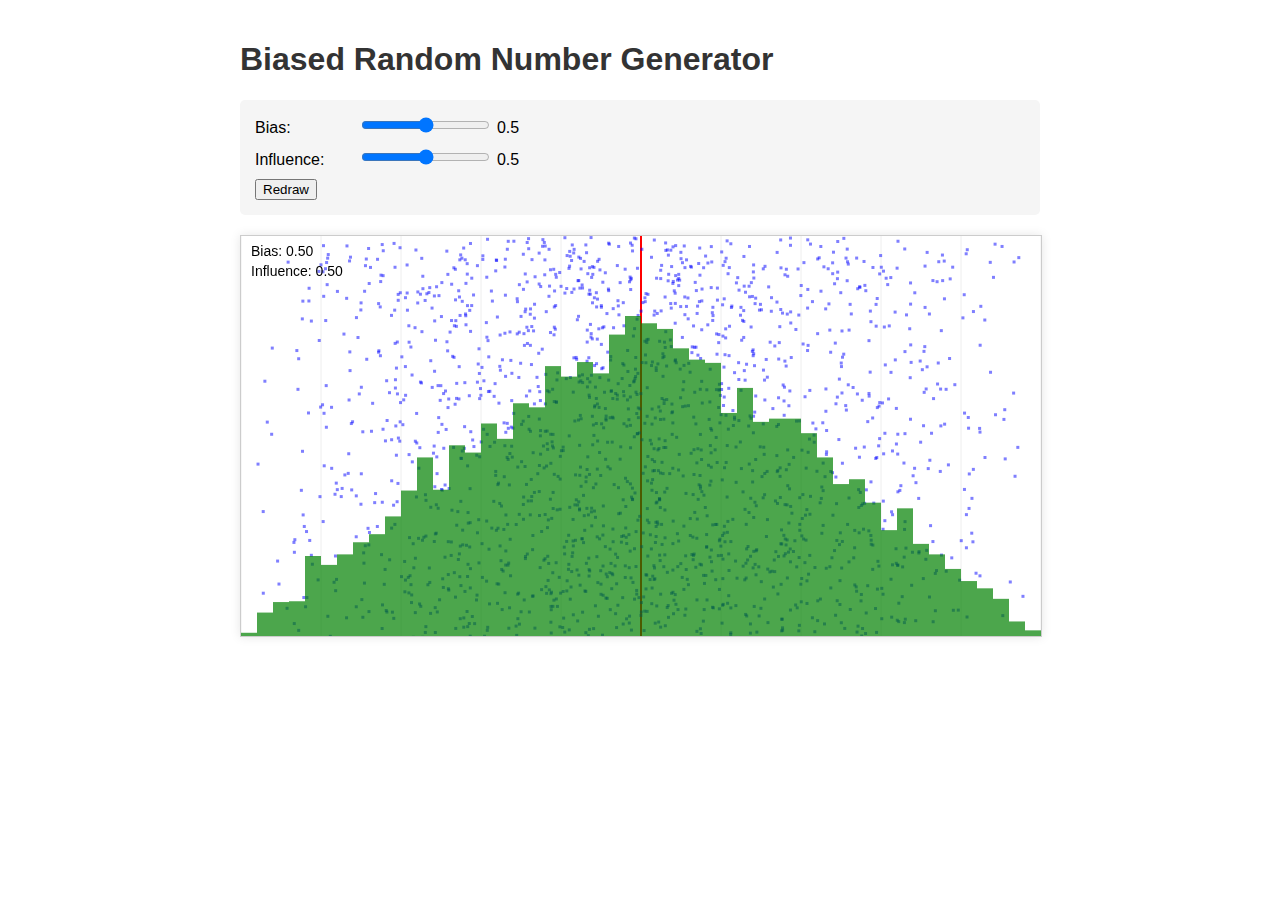
<file: devlog/3-biased-random.html>
<!DOCTYPE html>
<html lang="en">
<head>
    <meta charset="UTF-8">
    <meta name="viewport" content="width=device-width, initial-scale=1.0">
    <title>Biased Random Number Visualization</title>
    <style>
        body {
            font-family: Arial, sans-serif;
            max-width: 800px;
            margin: 0 auto;
            padding: 20px;
        }
        .controls {
            margin-bottom: 20px;
            background: #f5f5f5;
            padding: 15px;
            border-radius: 5px;
        }
        .slider-container {
            margin-bottom: 10px;
        }
        label {
            display: inline-block;
            width: 100px;
        }
        canvas {
            border: 1px solid #ccc;
            background: white;
            box-shadow: 0 0 10px rgba(0,0,0,0.1);
        }
        h1 {
            color: #333;
        }
    </style>
</head>
<body>
    <h1>Biased Random Number Generator</h1>
    
    <div class="controls">
        <div class="slider-container">
            <label for="bias">Bias:</label>
            <input type="range" id="bias" min="0" max="1" step="0.01" value="0.5">
            <span id="biasValue">0.5</span>
        </div>
        <div class="slider-container">
            <label for="influence">Influence:</label>
            <input type="range" id="influence" min="0" max="1" step="0.01" value="0.5">
            <span id="influenceValue">0.5</span>
        </div>
        <button id="redraw">Redraw</button>
    </div>
    
    <canvas id="visualization" width="800" height="400"></canvas>
    
    <script>
        // The random function with bias and influence
        function random(min, max, bias = 0.5, strength = 0.5) {
function randm(bias = 0.5, strength = 0.5) {
    const base = Math.random();
    
    if (strength === 0) return base; // No bias
    
    // This formula properly biases toward the chosen value in an exponential manner
    if (base < bias) {
        return bias * Math.pow(base / bias, 1-strength);
    } else {
        return 1 - (1 - bias) * Math.pow((1 - base) / (1 - bias), 1- strength);
    }
}
    
    // This formula creates a bias toward the chosen value
    const r = randm(bias, strength)

            return r * (max - min) + min;
        }

        // DOM elements
        const canvas = document.getElementById('visualization');
        const ctx = canvas.getContext('2d');
        const biasSlider = document.getElementById('bias');
        const influenceSlider = document.getElementById('influence');
        const biasValue = document.getElementById('biasValue');
        const influenceValue = document.getElementById('influenceValue');
        const redrawButton = document.getElementById('redraw');

        // Update display values when sliders change
        biasSlider.addEventListener('input', () => {
            biasValue.textContent = biasSlider.value;
        });

        influenceSlider.addEventListener('input', () => {
            influenceValue.textContent = influenceSlider.value;
        });

        // Draw visualization
        function drawVisualization() {
            const bias = parseFloat(biasSlider.value);
            const influence = parseFloat(influenceSlider.value);
            const width = canvas.width;
            const height = canvas.height;
            const pointCount = 2000;
            
            // Clear canvas
            ctx.fillStyle = 'white';
            ctx.fillRect(0, 0, width, height);
            
            // Draw grid lines
            ctx.strokeStyle = '#eee';
            ctx.lineWidth = 1;
            for (let x = 0; x <= width; x += width / 10) {
                ctx.beginPath();
                ctx.moveTo(x, 0);
                ctx.lineTo(x, height);
                ctx.stroke();
            }
            
            // Draw bias line
            ctx.strokeStyle = 'red';
            ctx.lineWidth = 2;
            const biasX = bias * width;
            ctx.beginPath();
            ctx.moveTo(biasX, 0);
            ctx.lineTo(biasX, height);
            ctx.stroke();
            
            // Generate and plot random points
            ctx.fillStyle = 'rgba(0, 0, 255, 0.5)';
            for (let i = 0; i < pointCount; i++) {
                const x = random(0, 1, bias, influence) * width;
                const y = Math.random() * height;
                ctx.fillRect(x, y, 3, 3);
            }
            
            // Draw histogram
            const bins = 50;
            const histogram = new Array(bins).fill(0);
            
            for (let i = 0; i < pointCount * 5; i++) {
                const x = random(0, 1, bias, influence);
                const bin = Math.floor(x * bins);
                if (bin >= 0 && bin < bins) {
                    histogram[bin]++;
                }
            }
            
            const maxCount = Math.max(...histogram);
            ctx.fillStyle = 'rgba(0, 128, 0, 0.7)';
            
            for (let i = 0; i < bins; i++) {
                const binWidth = width / bins;
                const binHeight = (histogram[i] / maxCount) * (height * 0.8);
                ctx.fillRect(i * binWidth, height - binHeight, binWidth, binHeight);
            }
            
            // Add labels
            ctx.fillStyle = 'black';
            ctx.font = '14px Arial';
            ctx.fillText(`Bias: ${bias.toFixed(2)}`, 10, 20);
            ctx.fillText(`Influence: ${influence.toFixed(2)}`, 10, 40);
        }

        // Initial draw
        drawVisualization();
        
        // Redraw when sliders change or button is clicked
        biasSlider.addEventListener('input', drawVisualization);
        influenceSlider.addEventListener('input', drawVisualization);
        redrawButton.addEventListener('click', drawVisualization);
    </script>
</body>
</html>
</file>
